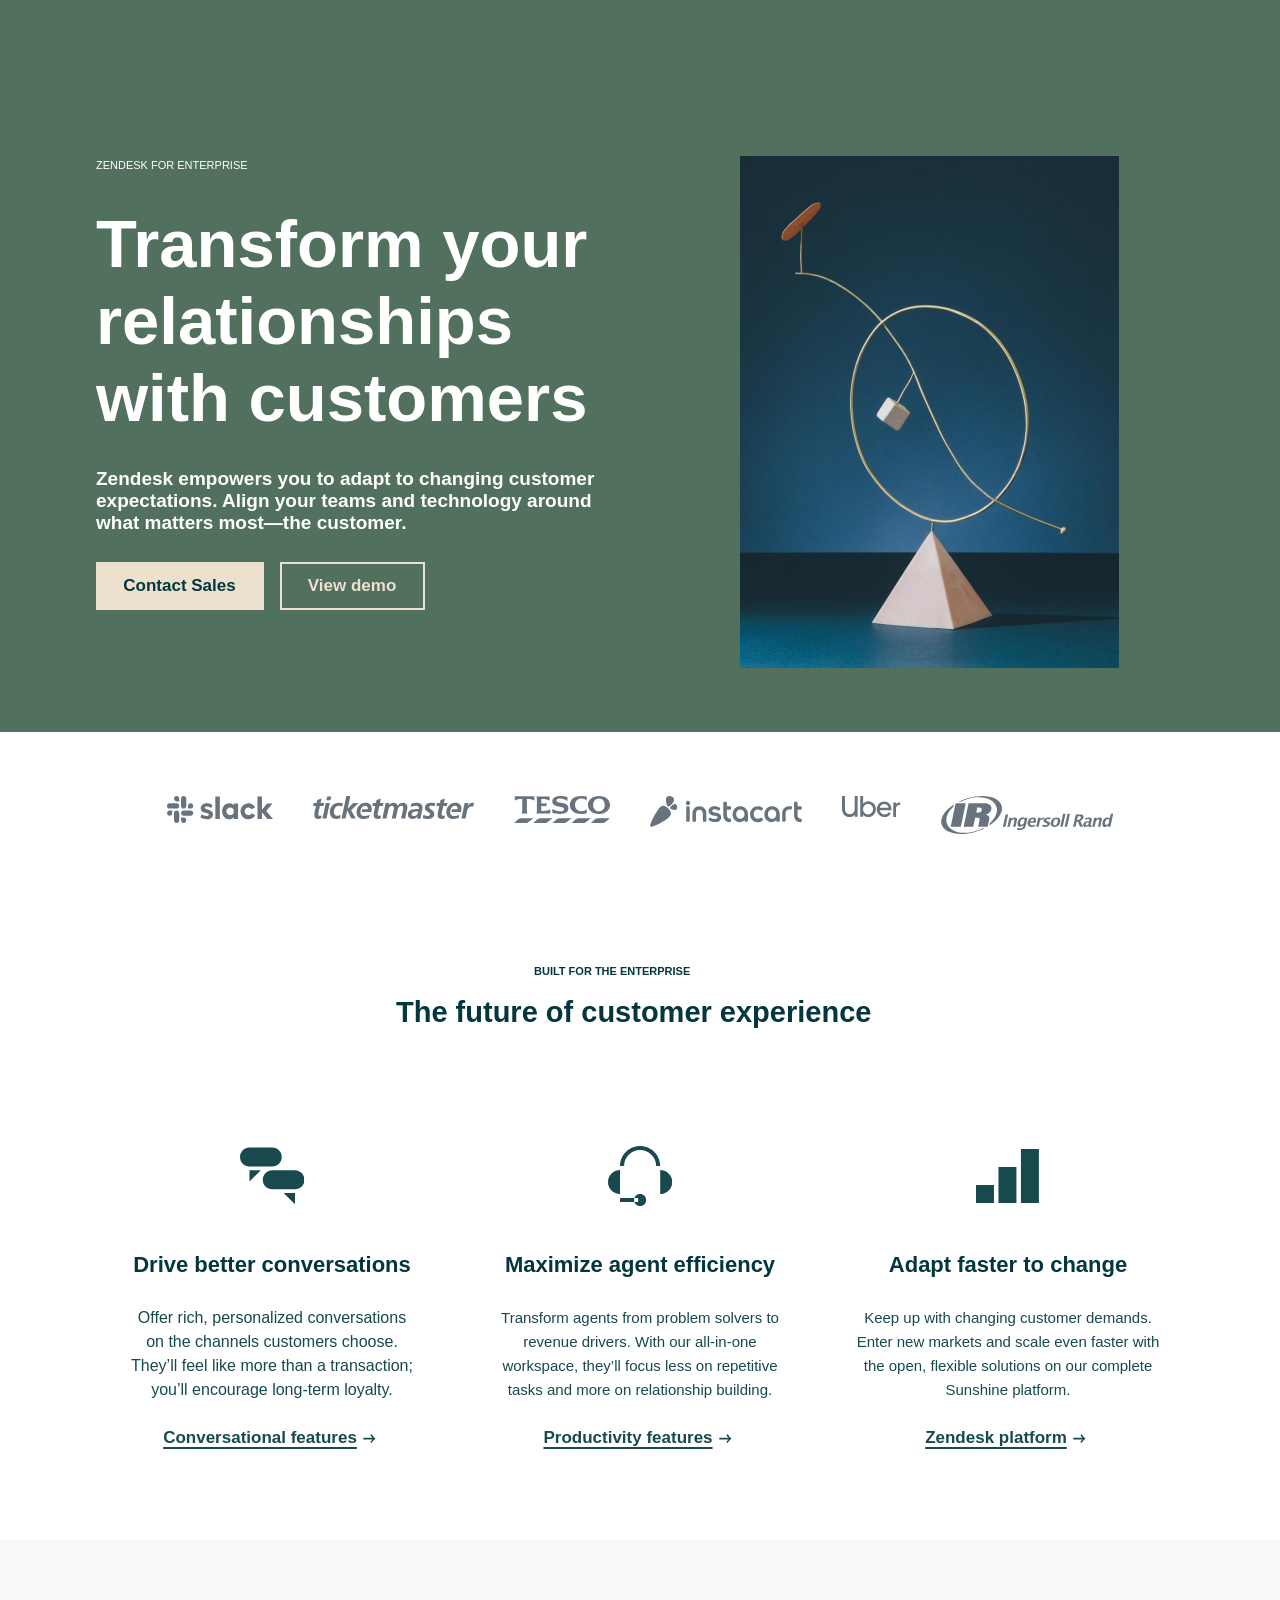
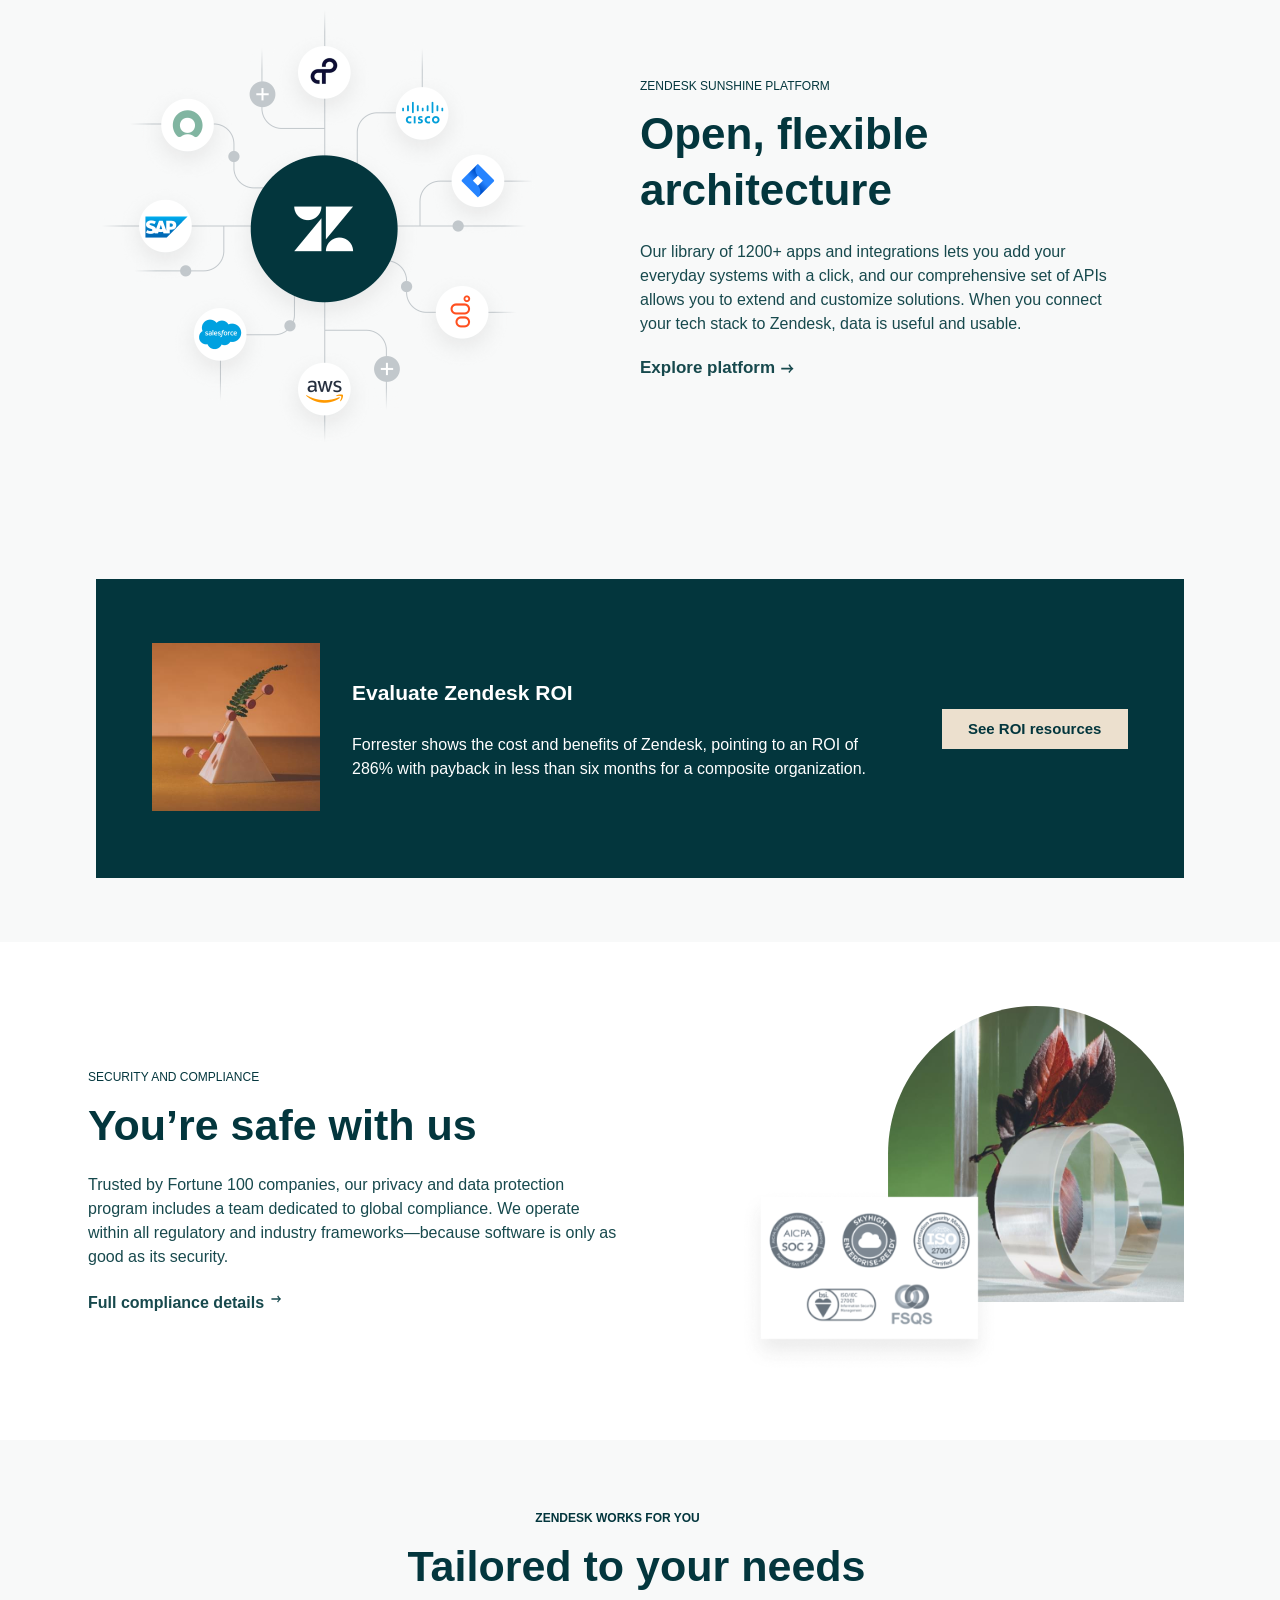
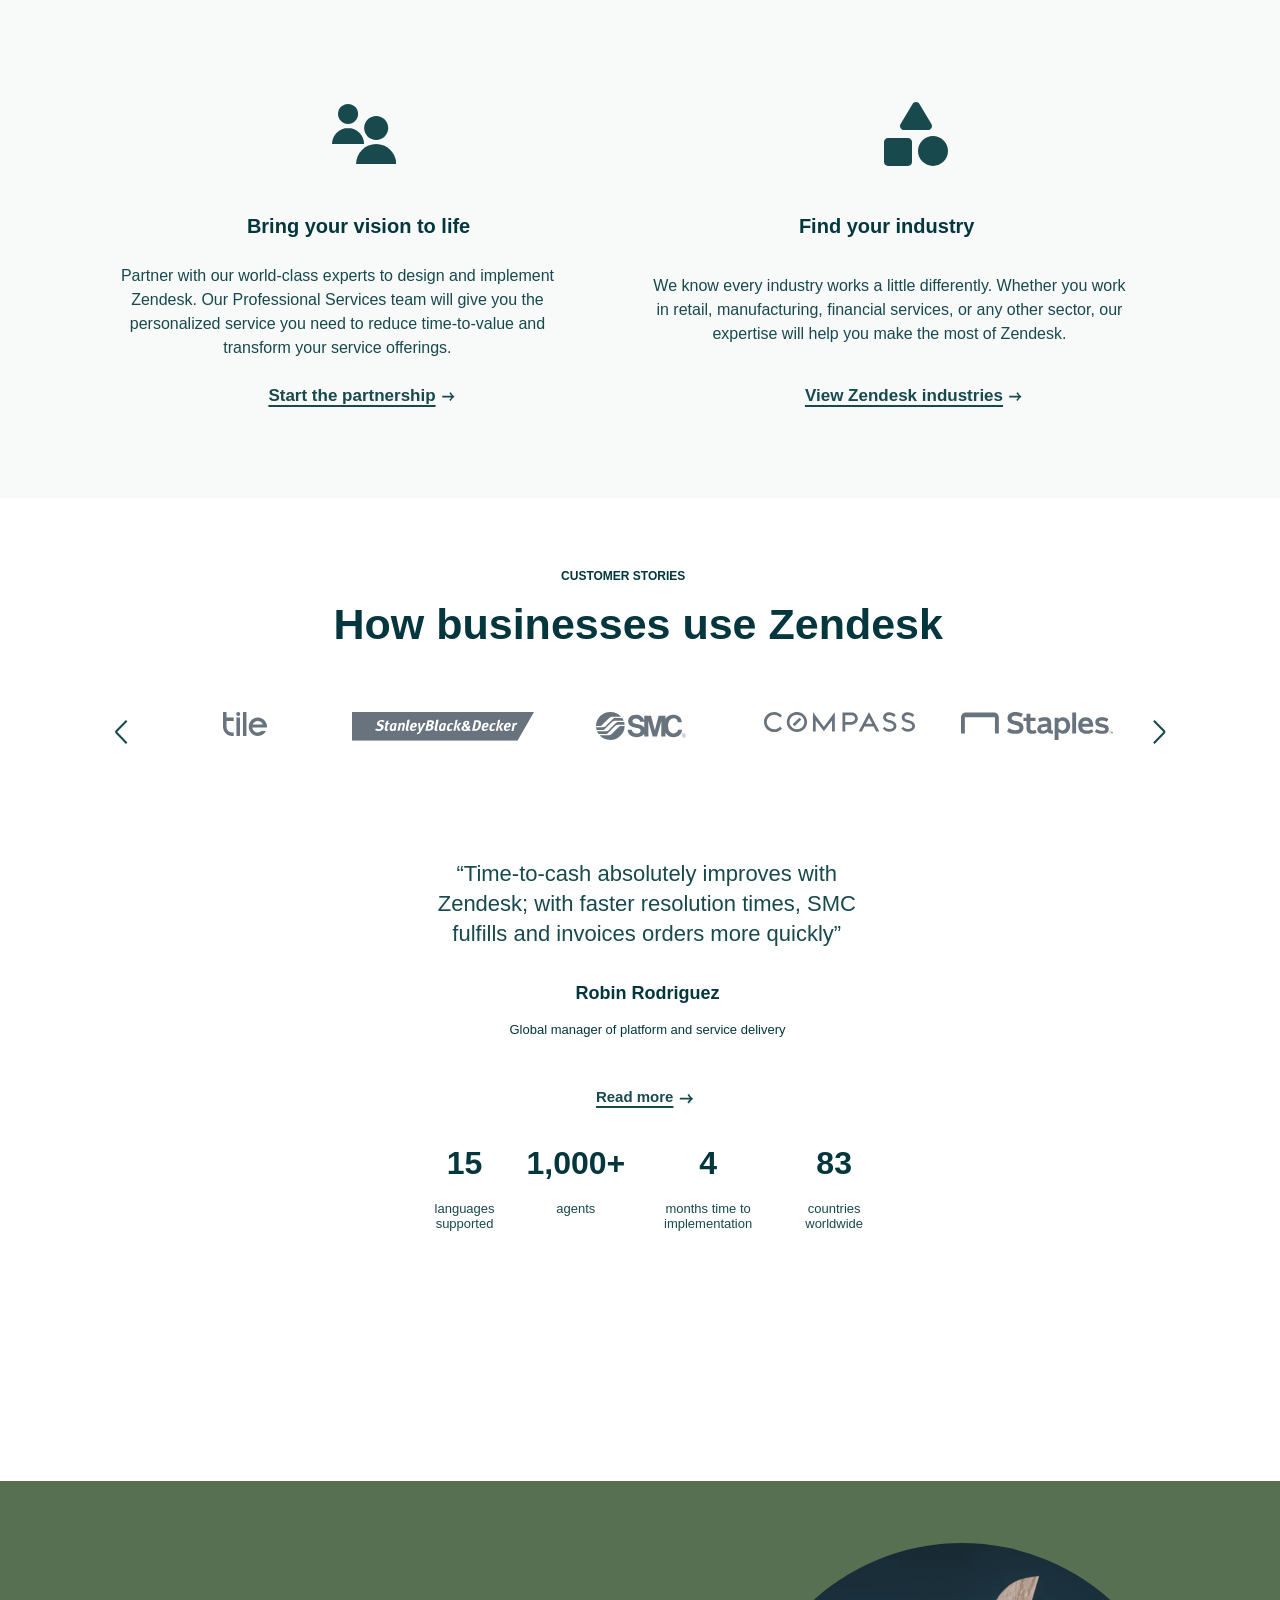
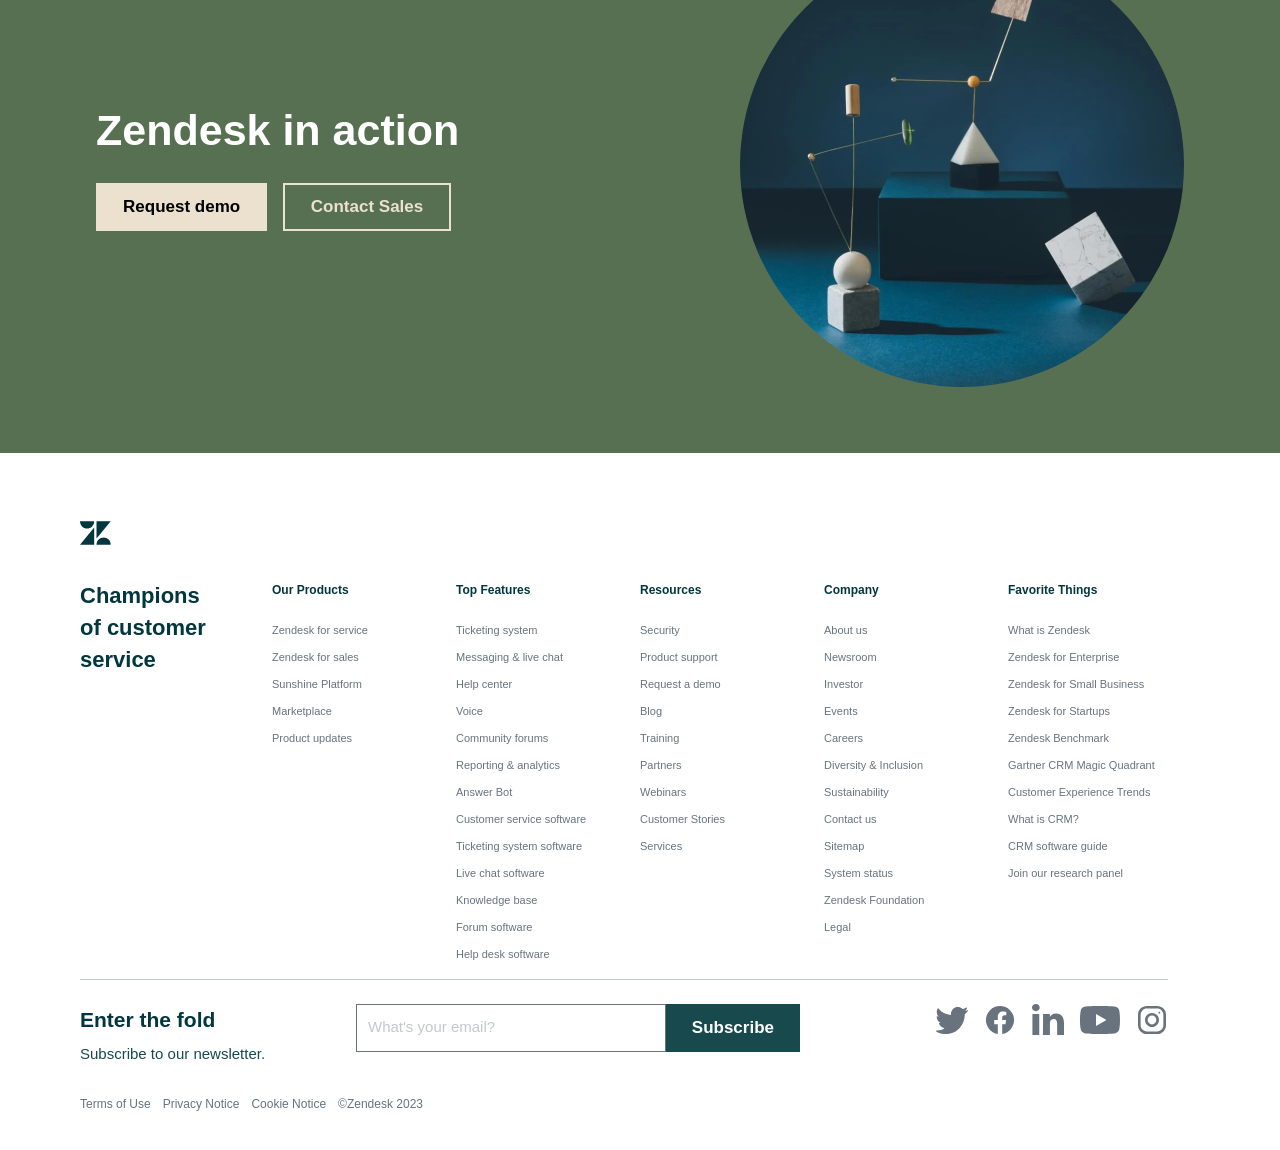
<file: index.html>
<!DOCTYPE html>
<html lang="en">
<head>
    <meta charset="UTF-8">
    <meta name="viewport" content="width=device-width, initial-scale=1.0">
    <title>Bai6</title>
    <link rel="stylesheet" href="style.css">
</head>
<body>
    <div class="cover">
        <header>
            <div class="left_cover">
                <div class="small_cover">ZENDESK FOR ENTERPRISE</div>
                <div class="title_cover">Transform your relationships with customers</div>
                <div class="content_cover">Zendesk empowers you to adapt to changing customer expectations. Align your teams and technology around what matters most—the customer.</div>
                <div class="bottom_cover">
                    <div class="contact">
                        <div class="contact_text">Contact Sales</div>
                    </div>
                    <div class="view">
                        <div class="view_text">View demo</div>
                    </div>
                </div>
            </div>

            <div class="right_cover">
                <img src="./anh/Image.svg">
            </div>
        </header>

    </div>

    <div class="top">
        <div class="section_logo">
            <div class="logo">
                <div class="slack"><img src="./anh/2.svg" ></div>
                <div class="ticketmaster"><img src="./anh/ticketmaster.svg" ></div>
                <div class="tesco"><img src="./anh/tesco.svg" ></div>
                <div class="instacart"> <img src="./anh/instacart.svg" ></div>
                <div class="uber"><img src="./anh/uber.svg" ></div>
                <div class="IR"><img src="./anh/IR.svg" ></div>  
            </div>
        </div>
    </div>
    
    <div class="page1">
        <div class="comment_1">
            <div class="head_commnet1">
                <div class="built">BUILT FOR THE ENTERPRISE</div>
                <div class="the_future">The future of customer experience</div>
            </div>
            <div class="body_comment1">
                <div class="chatbot">
                    <div class="icon_chatbot"><img src="./anh/bongchat.svg" ></div>
                    <div class="title_chatbot_comment1">Drive better conversations</div>
                    <div class="body_chatbot_comment1 width_spec_1">Offer rich, personalized conversations on the channels customers choose. They’ll feel like more than a transaction; you’ll encourage long-term loyalty.</div>
                    <div class="footer_chatbot_comment1">Conversational features <img src="./anh/mui_ten_comment.svg"></div>
                </div>

                <div class="chatbot">
                    <div class="icon_chatbot"><img src="./anh/headphone.svg" ></div>
                    <div class="title_chatbot_comment1">Maximize agent efficiency</div>
                    <div class="body_chatbot_comment1 special_comment width_spec_2">Transform agents from problem solvers to revenue drivers. With our all-in-one workspace, they’ll focus less on repetitive tasks and more on relationship building.</div>
                    <div class="footer_chatbot_comment1">Productivity features <img src="./anh/mui_ten_comment.svg"></div>
                </div>

                <div class="chatbot">
                    <div class="icon_chatbot"><img src="./anh/do_thi.svg"></div>
                    <div class="title_chatbot_comment1">Adapt faster to change</div>
                    <div class="body_chatbot_comment1 special_comment width_spec_3">Keep up with changing customer demands. Enter new markets and scale even faster with the open, flexible solutions on our complete Sunshine platform.</div>
                    <div class="footer_chatbot_comment1">Zendesk platform <img src="./anh/mui_ten_comment.svg"></div>
                </div>
            </div>
        </div>
    </div>

    <div class="page2">
        <div class="wrap_page2">
            <div class="img_background"><img src="./anh/z.svg"></div>
            <div class="comment_page2">
                <div class="wraptop_comment_page2">
                    <div class="small_wrap_page2">ZENDESK SUNSHINE PLATFORM</div>
                    <div class="title_page2">Open, flexible architecture</div>
                </div>

                <div class="wrapfooter_comment_page2">
                    <div class="content_page2">Our library of 1200+ apps and integrations lets you add your everyday systems with a click, and our comprehensive set of APIs allows you to extend and customize solutions. When you connect your tech stack to Zendesk, data is useful and usable.</div>
                    <div class="footer_page2">Explore platform <img src="./anh/mui_ten_comment.svg"></div>
                </div>  
            </div>
        </div>
    </div>

    <div class="tage3">
        <div class="wrap_tage3">
            <div class="img_tage3"><img src="./anh/kinhtuthap.svg"></div>
            <div class="comment_tage3">
                <div class="title_tage3">Evaluate Zendesk ROI</div>
                <div class="content_tage3">Forrester shows the cost and benefits of Zendesk, pointing to an ROI of 286% with payback in less than six months for a composite organization.</div>
            </div>
            <div class="wrap_page3_bottom">
                <div class="text_page3_bottom">See ROI resources</div>
            </div>
        </div>
    </div>

    <div class="wrap_tage4">
        <div class="tage4">
            <div class="comment_tage4">
                <div class="commentop_tage4">
                    <div class="small_tage4">SECURITY AND COMPLIANCE</div>
                    <div class="title_tage4">You’re safe with us</div>
                </div>
                <div class="commentfooter_tage4">
                    <div class="content_tage4">Trusted by Fortune 100 companies, our privacy and data protection program includes a team dedicated to global compliance. We operate within all regulatory and industry frameworks—because software is only as good as its security.</div>
                    <div class="footer_tage4">Full compliance details <img src="./anh/mui_ten_comment.svg"></div>
                </div> 
            </div>
            <div class="img_tage4"><img src="./anh/AICPA.svg"></div>
        </div>
    </div>

    <div class="wrap_tage5">
        <div class="tage5">
            <div class="header_tage5">
                <div class="small_tage5">ZENDESK WORKS FOR YOU</div>
                <div class="title_tage5">Tailored to your needs</div>
            </div>

            <div class="body_tage5">
                <div class="information_page5">
                    <div class="icon_page5">
                        <img src="./anh/nguoi.svg">
                        <div class="title_body_page5">Bring your vision to life</div>
                    </div>
                    <div class="comment_page5">
                        <div class="content_body_page5">Partner with our world-class experts to design and implement Zendesk. Our Professional Services team will give you the personalized service you need to reduce time-to-value and transform your service offerings.</div>
                        <div class="footer_body_page51">Start the partnership<img src="./anh/mui_ten_comment.svg"></div>
                    </div>
                </div>
                <div class="information_page5">
                    <div class="icon_page5">
                        <img src="./anh/tron_tamgiac.svg">
                        <div class="title_body_page5">Find your industry</div>
                    </div>
                    <div class="comment_page5">
                        <div class="content_body_page5">We know every industry works a little differently. Whether you work in retail, manufacturing, financial services, or any other sector, our expertise will help you make the most of Zendesk.</div>
                        <div class="footer_body_page52">View Zendesk industries<img src="./anh/mui_ten_comment.svg"></div>
                    </div>
                </div>
            </div>
        </div>
    </div>

    <div class="wrap_page6">
        <div class="page6">
            <div class="header_page6">
                <div class="small_page6">CUSTOMER STORIES</div>
                <div class="title_page6">How businesses use Zendesk</div>
            </div>

            <div class="body_page6">
                <div class="logo_page6">
                    <div class="mui_ten_trai"><img src="./anh/mui_ten.svg"></div>
                    <div class="tile"><img src="./anh/tile.svg"></div>
                    <div class="stanleyblack"><img src="./anh/stanley.svg"></div>
                    <div class="smc"><img src="./anh/SMC.svg"></div>
                    <div class="compass"><img src="./anh/COMPASS.svg"></div>
                    <div class="staples"><img src="./anh/Staples.svg"></div>
                    <div class="mui_ten_phai"><img src="./anh/muoi_tenphai.svg"></div>
                </div>

                <div class="wrap_comment_page6">
                    <div class="comment_tage6">
                    <div class="commentop_tage6">
                            <div class="content1_page6">“Time-to-cash absolutely improves with Zendesk; with faster resolution times, SMC fulfills and invoices orders more quickly”</div>
                            <div class="content2_page6">
                                <div class="robin_rodriguez">Robin Rodriguez</div>
                                <div class="global">Global manager of platform and service delivery</div>
                            </div>
                    </div>

                    <div class="commentfooter_page6">
                            <div class="read_more">Read more<img src="./anh/mui_ten_comment.svg"></div>
                            <div class="table_page6">
                                <div class="table1_page6">
                                    <div class="number">15</div>
                                    <div class="text">languages supported</div>
                                </div>
                                <div class="table1_page6">
                                    <div class="number">1,000+</div>
                                    <div class="text">agents</div>
                                </div>
                                <div class="table1_page6">
                                    <div class="number">4</div>
                                    <div class="text">months time to implementation</div>
                                </div>
                                <div class="table1_page6">
                                    <div class="number">83</div>
                                    <div class="text">countries worldwide</div>
                                </div>
                            </div>
                    </div>
                    
                    </div>
                </div>
            </div>
        </div>
    </div>

    <div class="wrap_page7">
        <div class="page7">
            <div class="left">
                <div class="title_page7">Zendesk in action</div>
                <div class="wrap_button_page7">
                    <div class="request">Request demo</div>
                    <div class="contact_page7">Contact Sales</div>
                </div>
            </div>
            <div class="right">
                <img src="./anh/fram.svg" alt="">
            </div>
        </div>
    </div>

    <div class="wrap_footer">
        <div class="footer">
            <div class="top_footer">
                <div class="logo_footer">
                    <img src="./anh/z2.svg" alt="">
                </div>
                <div class="content_top_footer">
                    <div class="column spec">
                        <div class="content_special">Champions of customer service</div>
                    </div>
                    <div class="column">
                        <div class="title">Our Products</div>
                        <div class="content_column">
                            <div class="item_column">Zendesk for service</div>
                            <div class="item_column">Zendesk for sales</div>
                            <div class="item_column">Sunshine Platform</div>
                            <div class="item_column">Marketplace</div>
                            <div class="item_column">Product updates</div>
                        </div>
                    </div>
                    <div class="column">
                        <div class="title">Top Features</div>
                        <div class="content_column">
                            <div class="item_column">Ticketing system</div>
                            <div class="item_column">Messaging & live chat</div>
                            <div class="item_column">Help center</div>
                            <div class="item_column">Voice</div>
                            <div class="item_column">Community forums</div>
                            <div class="item_column">Reporting & analytics</div>
                            <div class="item_column">Answer Bot</div>
                            <div class="item_column">Customer service software</div>
                            <div class="item_column">Ticketing system software</div>
                            <div class="item_column">Live chat software</div>
                            <div class="item_column">Knowledge base</div>
                            <div class="item_column">Forum software</div>
                            <div class="item_column">Help desk software</div>
                        </div>
                    </div>
                    <div class="column">
                        <div class="title">Resources</div>
                        <div class="content_column">
                            <div class="item_column">Security</div>
                            <div class="item_column">Product support</div>
                            <div class="item_column">Request a demo</div>
                            <div class="item_column">Blog</div>
                            <div class="item_column">Training</div>
                            <div class="item_column">Partners</div>
                            <div class="item_column">Webinars</div>
                            <div class="item_column">Customer Stories</div>
                            <div class="item_column">Services</div>
                        </div>
                    </div>
                    <div class="column">
                        <div class="title">Company</div>
                        <div class="content_column">
                            <div class="item_column">About us</div>
                            <div class="item_column">Newsroom</div>
                            <div class="item_column">Investor</div>
                            <div class="item_column">Events</div>
                            <div class="item_column">Careers</div>
                            <div class="item_column">Diversity & Inclusion</div>
                            <div class="item_column">Sustainability</div>
                            <div class="item_column">Contact us</div>
                            <div class="item_column">Sitemap</div>
                            <div class="item_column">System status</div>
                            <div class="item_column">Zendesk Foundation</div>
                            <div class="item_column">Legal</div>
                        </div>
                    </div>

                    <div class="column">
                        <div class="title">Favorite Things</div>
                        <div class="content_column">
                            <div class="item_column">What is Zendesk</div>
                            <div class="item_column">Zendesk for Enterprise</div>
                            <div class="item_column">Zendesk for Small Business</div>
                            <div class="item_column">Zendesk for Startups</div>
                            <div class="item_column">Zendesk Benchmark</div>
                            <div class="item_column">Gartner CRM Magic Quadrant</div>
                            <div class="item_column">Customer Experience Trends</div>
                            <div class="item_column">What is CRM?</div>
                            <div class="item_column">CRM software guide</div>
                            <div class="item_column">Join our research panel</div>
                        </div>
                    </div>
                </div>
            </div>
            <div class="line"></div>
            <div class="entertainment">
                <div class="left_enter">
                    <div class="enter_fold">
                        <div class="enter_title">Enter the fold</div>
                        <div class="text_enter_title">Subscribe to our newsletter.</div>
                    </div>
                    <div class="sub">
                        <div class="input_email">What's your email?</div>
                        <div class="sub_button">Subscribe</div>
                    </div>
                </div>
                <div class="right_enter">
                    <img src="./anh/bird.svg" alt="">
                    <img src="./anh/face.svg" alt="">
                    <img src="./anh/in.svg" alt="">
                    <img src="./anh/youtube.svg" alt="">
                    <img src="./anh/intagram.svg" alt="">
                </div>
            </div>
            <div class="term">
                <div class="item_term">Terms of Use</div>
                <div class="item_term">Privacy Notice</div>
                <div class="item_term">Cookie Notice</div>
                <div class="item_term">©Zendesk 2023</div>
                
            </div>
        </div>
    </div>
</body>
</html>
</file>
<file: style.css>
* {
  font-family: Arial, sans-serif;
}

body {
  margin: 0;
}

.cover {
  box-sizing: border-box;
  background-color: rgba(82, 112, 94, 1);
  width: 100%;
  height: 732px;
  padding: 156px 0 0 0;
}

header {
  width: 1104px;
  margin: 0 auto;
  display: flex;
  flex-direction: row;
  gap: 100px;
}

.left_cover {
  width: 552px;
  display: flex;
  flex-direction: column;
  color: rgba(255, 255, 255, 1);
}
.small_cover {
  width: 207px;
  font-size: 11px;
  margin-top: 3px;
  margin-left: 8px;
  font-style: bold;
}

.title_cover {
  width: 494px;
  font-size: 67px;
  font-weight: bold;
  margin-top: 34px;
  margin-left: 8px;
}

.content_cover {
  width: 504px;
  font-size: 19px;
  font-weight: bold;
  margin-top: 32px;
  margin-left: 8px;
}

.bottom_cover {
  display: flex;
  flex-direction: row;
  gap: 16px;
  width: 536px;
  margin-top: 28px;
  margin-left: 8px;
  font-size: 17px;
  font-weight: bold;
}

.contact {
  background-color: rgba(236, 224, 206, 1);
  color: rgba(3, 54, 61, 1);
  padding: 10px 27.66px 10px 27px;
}

.contact_text {
  display: flex;
  width: 113px;
  height: 28px;
  justify-content: center;
  align-items: center;
  font-size: 17px;
  line-height: 28px;
  font-weight: 700;
}

.view {
  box-sizing: border-box;
  display: flex;
  justify-content: center;
  align-items: center;
  width: 145.27px;
  border: 2px solid rgba(236, 224, 206, 1);
}

.view_text {
  width: 89px;
  color: rgba(236, 224, 206, 1);
  font-size: 17px;
  line-height: 28px;
  font-weight: 700;
}

.right_cover {
  width: 379px;
  height: 512px;
}

.section_logo {
  width: 100%;
  height: 166px;
  display: flex;
  justify-content: center;
  align-items: center;
  background-color: rgba(255, 255, 255, 1);
}

.logo {
  display: flex;
  gap: 40px;
  justify-content: center;
}

.slack {
  height: 27px;
}

.ticketmaster {
  height: 23px;
}

.tesco {
  height: 27px;
}

.instacart {
  height: 31px;
}

.uber {
  height: 21px;
}

.IR {
  height: 38px;
}

.page1 {
  width: 100%;
  margin: 0 auto;
  background-color: rgba(255, 255, 255, 1);
  padding: 64px 0;
}

.comment_1 {
  width: 1088px;
  height: 514px;
  display: flex;
  flex-direction: column;
  gap: 64px;
  margin: 0 auto;
}

.head_commnet1 {
  width: 736px;
  height: 94px;
  display: flex;
  flex-direction: column;
  gap: 16px;
  margin: 0 auto;
  color: rgba(3, 54, 61, 1);
}

.built {
  width: 213px;
  height: 15px;
  margin-left: 262px;
  margin-top: 3px;
  font-size: 11px;
  font-weight: bold;
}

.the_future {
  width: 489px;
  height: 32px;
  margin-left: 124px;
  font-size: 29px;
  font-weight: bold;
}

.body_comment1 {
  display: flex;
  flex-direction: row;
  gap: 16px;
}

.chatbot {
  width: 352px;
  height: 356px;
  display: flex;
  flex-direction: column;
}

.icon_chatbot {
  width: 64px;
  height: 64px;
  margin-top: 24px;
  margin-left: 144px;
}

.title_chatbot_comment1 {
  height: 24px;
  margin-top: 44px;
  font-size: 22px;
  font-weight: bold;
  text-align: center;
  color: rgba(3, 54, 61, 1);
}

.body_chatbot_comment1 {
  height: 92px;
  font-size: 16px;
  line-height: 24px;
  color: rgba(23, 73, 77, 1);
  text-align: center;
  margin: 0 auto;
  margin-top: 30px;
}

.width_spec_1 {
  width: 287.41876220703125px;
}

.width_spec_2 {
  width: 291.87188720703125px;
}

.width_spec_3 {
  width: 302.66876220703125px;
}

.footer_chatbot_comment1 {
  height: 28px;
  margin-top: 26px;
  font-size: 17px;
  font-weight: bold;
  color: rgba(23, 73, 77, 1);
  display: flex;
  text-underline-offset: 4px;
  align-items: center;
  justify-content: center;
  text-decoration: underline solid rgba(23, 73, 77, 1) 2px;
}

.special_comment {
  font-size: 15px;
}

.page2 {
  width: 100%;
  height: 575px;
  background-color: rgba(248, 249, 249, 1);
  display: flex;
  justify-content: center;
  align-items: center;
}

.wrap_page2 {
  display: flex;
  justify-content: space-between;
  align-items: center;
  flex-direction: row;
  width: 1104px;
  height: 447px;
}

.img_background {
  width: 444px;
  height: 444px;
  margin: 0 0 3px 8px;
}

.comment_page2 {
  width: 552px;
  height: 306px;
  padding: 70.5px 0;
  display: flex;
  flex-direction: column;
  gap: 30px;
  padding-left: 8px;
}
.wraptop_comment_page2 {
  display: flex;
  flex-direction: column;
  gap: 16px;
  line-height: 22px;
  color: rgba(3, 54, 61, 1);
}
.small_wrap_page2 {
  width: 242.9812469482422px;
  height: 15px;
  font-size: 12px;
  font-width: bold;
}
.title_page2 {
  width: 291.80938720703125px;
  height: 104px;
  font-size: 44px;
  font-weight: bold;
  line-height: 56px;
}

.wrapfooter_comment_page2 {
  display: flex;
  flex-direction: column;
  gap: 22px;
  color: rgba(23, 73, 77, 1);
}
.content_page2 {
  width: 489.02813720703125px;
  height: 92px;
  line-height: 24px;
}
.footer_page2 {
  font-size: 17px;
  line-height: 28px;
  font-weight: bold;
  display: flex;
}

.tage3 {
  box-sizing: border-box;
  display: flex;
  justify-content: center;
  align-items: center;
  width: 100%;
  height: 427px;
  background-color: rgba(248, 249, 249, 1);
}
.wrap_tage3 {
  box-sizing: border-box;
  width: 1088px;
  height: 299px;
  display: flex;
  flex-direction: row;
  justify-content: center;
  align-items: center;
  gap: 32px;
  background-color: rgba(3, 54, 61, 1);
}
.img_tage3 {
  width: 168px;
  height: 168px;
  margin: -3px 0 0 0;
}
.comment_tage3 {
  color: rgba(255, 255, 255, 1);
  display: flex;
  flex-direction: column;
  gap: 24px;
  width: 558px;
  height: 104px;
  margin: 97.5px 0;
}
.title_tage3 {
  width: 221px;
  height: 32px;
  font-size: 21px;
  font-weight: bold;
  line-height: 32px;
}
.content_tage3 {
  width: 543px;
  height: 48px;
  line-height: 24px;
}
.wrap_page3_bottom {
  width: 186px;
  height: 40px;
  background-color: rgba(236, 224, 206, 1);
  color: rgba(3, 54, 61, 1);
  display: flex;
  justify-content: center;
  align-items: center;
  font-size: 15px;
  font-weight: 700;
  line-height: 24px;
}
.text_page3_bottom {
  width: 134px;
  height: 24px;
}

.wrap_tage4 {
  box-sizing: border-box;
  width: 100%;
  height: 497.984375px;
  display: flex;
  justify-content: center;
  align-items: center;
}
.tage4 {
  box-sizing: border-box;
  background-color: rgba(255, 255, 255, 1);
  width:1104px ;
  height:369.984375px;
  display: flex;
  gap: 100px;
}
.comment_tage4{
  display: flex;
  flex-direction: column;
  gap: 30px;
  width: 552px;
  height: 250px;
  margin: 59.98px 0 60px 0;
}
.commentop_tage4{
  display: flex;
  flex-direction: column;
  gap:16px;
  color: rgba(3, 54, 61, 1);
}
.small_tage4{
  width: 228.7781219482422px;
  height: 15px;
  font-size: 12px;
  line-height: 22px;
  font-weight: 700px;
}
.title_tage4{
  width:394.96563720703125px ;
  height: 48px;
  font-size: 43px;
  line-height: 56px;
  font-weight: 700;
}
.commentfooter_tage4{
  display: flex;
  flex-direction: column;
  gap: 22px;
  color:rgba(23, 73, 77, 1);
}
.content_tage4{
  width:535.0125122070312px;
  height: 92px;
  line-height: 24px;
  display: flex;
  justify-content: center;
  align-items: center;
}
.footer_tage4{
  width: 209.765625px;
  height: 19px;
  line-height: 28px;
  font-weight: 700;
  display: flex;
}
.img_tage4{
  width: 444px;
  height:369.984375px;
}

.wrap_tage5{
  box-sizing: border-box;
  width: 100%;
  height: 658px;
  background-color: rgba(248, 249, 249, 1);
  display: flex;
  justify-content: center;
  align-items: center;
}
.tage5{
  width: 1088px;
  height: 530px;
  display: flex;
  flex-direction: column;
  gap:64px;
}
.header_tage5{
  width: 736px;
  height: 110px;
  display: flex;
  margin: 0 auto;
  flex-direction: column;
  gap:16px;
  align-items: center;
  color:rgba(3, 54, 61, 1);
}
.small_tage5{
  width:209.3718719482422px;
  height: 15px;
  margin-top: 3px;
  font-size: 12px;
  line-height: 22px;
  font-weight: 700;
}
.title_tage5{
  width:464.95001220703125px ;
  height: 48px;
  font-size: 43px;
  line-height: 56px;
  font-weight: 700;
}

.body_tage5{
  box-sizing: border-box;
  width: 1104px;
  height: 356px;
  display: flex;
  flex-direction: row;
  gap: 16px;
}
.information_page5{
  width: 536px;
  height: 356px;
  display: flex;
  flex-direction: column;
  gap:30px;
  color:rgba(3, 54, 61, 1) ;
}
.icon_page5{
  margin-top: 24px;
  display: flex;
  flex-direction: column;
  gap: 44px;
}
.icon_page5 img{
  width: 64px;
  height: 64px;
  margin: 0 auto;
}
.title_body_page5{
  width:234.2312469482422px;
  height: 24px;
  font-size: 20px;
  line-height: 32px;
  font-weight: 700;
  margin: 0 auto;
}
.comment_page5{
  color: rgba(23, 73, 77, 1);
  display: flex;
  flex-direction: column;
  gap:26px;
}
.content_body_page5{
  width:482.9px;
  height: 92px;
  line-height: 24px;
  text-align: center;
 align-content: center;
}
.footer_body_page51{
  width: 195.53px;
  height: 28px;
  display: flex;
  flex-direction: row;
  margin: 0 auto;
  justify-content: center;
  align-items: center;
  font-size: 17px;
  line-height: 28px;
  font-weight: 700;
  text-decoration: underline solid rgba(23, 73, 77, 1) 2px;
  text-underline-offset: 4px;
}
.footer_body_page52{
  width: 222.59px;
  height: 28px;
  display: flex;
  flex-direction: row;
  margin: 0 auto;
  justify-content: center;
  align-items: center;
  font-size: 17px;
  line-height: 28px;
  font-weight: 700;
  text-decoration: underline solid rgba(23, 73, 77, 1) 2px;
  text-underline-offset: 4px;
}

.wrap_page6{
  width: 100%;
  /* height: 1006.98px;  */
  background-color: rgba(255, 255, 255, 1);
  margin: 0 auto;
}
.page6{
  width: 1088px;
  /* height: 87; */
  display: flex;
  flex-direction: column;
  gap:40px;
  padding: 64px 0;
  margin: 0 auto;
}
.header_page6{
  width: 736px;
  height: 110px;
  margin: 0 auto;
  display: flex;
  flex-direction: column;
  gap:16px;
  /* justify-content: center; */
  align-items: center;
  color:rgba(3, 54, 61, 1) ;
}
.small_page6{
  width: 157.87px;
  height: 15px;
  margin-top: 3px;
  font-size: 12px;
  line-height: 22px;
  font-weight: 700;
}
.title_page6{
  width: 612.98px;
  height: 48px;
  font-size: 43px;
  font-weight: 700;
  line-height: 56px;
}

.body_page6{
  width: 1104px;
  height: 640.984375px;
  display: flex;
  flex-direction: column;
  gap:38.5px ;
  padding-bottom: 64px;
}
.logo_page6{
  width: 1088px;
  height: 42.98px;
  display: flex;
  flex-direction: row;
}
.mui_ten_trai{
  margin: 7.98px 90px 11px 13px;
}
.tile{
  margin: 0 85px 18.98px 0;
}
.stanleyblack{
  margin: 0 62.01px 14.3px 0;
}
.smc{
  margin: 0 77.5px 14.98px 0;
}
.compass{
 margin:0 46.5px 22.98px 0;
}
.staples{
  margin: 0 34px 14.98px 0;
}
.mui_ten_phai{
 margin: 7.98px 13px 11px 0;
}

.wrap_comment_page6{
  width: 720px;
  height: 518px;
  margin: 0 auto;
}
.comment_tage6{
  display: flex;
  flex-direction:column;
  gap: 24px;
  width: 474.66px;
  height: 390px;
  padding: 66px 122.67px 64px 122.67px;
}
.commentop_tage6{
  display: flex;
  flex-direction: column;
  gap: 34px;
}
.content1_page6{
  color:rgba(23, 73, 77, 1) ;
  width: 472.25px;
  height: 86px;
  text-align: center;
  font-size:22px;
  line-height: 30px;
}
.content2_page6{
  color:rgba(3, 54, 61, 1) ;
  display: flex;
  flex-direction: column;
  gap: 14px;
  width: 293.67px;
  height: 82px;
  margin: 0 auto;
}
.robin_rodriguez{
  gap:14px;
  width: 145px;
  height: 28px;
  font-size: 18px;
  font-weight: 700;
  line-height: 28px;
  margin: 0 auto;
}
.global{
  width: 277px;
  height: 18px;
  font-size: 13px;
  font-weight: 400;
  line-height: 18px;
  margin: 0 auto;
}

.commentfooter_page6{

}
.read_more{
  display: flex;
  width: 104.08px;
  height: 26px;
  margin: 0 auto;
  font-size: 15px;
  line-height: 24px;
  font-weight: 700;
  color: rgba(23, 73, 77, 1);
  text-decoration:underline solid rgba(23, 73, 77, 1) 2px;
  text-underline-offset: 4px;
}

.table_page6 {
  display: flex;
  gap: 16px;
  padding: 32px 8px 14px 8px;
}

.table1_page6 {
  display: flex;
  flex-direction: column;
  gap: 18px;

}

.number {
  color: rgba(3, 54, 61, 1);
  font-weight: 700;
  font-size: 32px;
  line-height: 40px;
  text-align: center;
}

.text {
  font-size: 13px;
  color: rgba(23, 73, 77, 1);
  text-align: center;
}

.wrap_page7 {
  width: 100%;
  height: 572px;
  background-color: rgba(88, 112, 82, 1);
  display: flex;
  justify-content: center;
  align-items: center;
}

.page7 {
  display: flex;
  width: 1104px;
  justify-content: space-between;
  align-items: center;
}

.left {
  display: flex;
  flex-direction: column;
  gap: 28px;
  padding: 4px 8px 0 8px;
}

.title_page7 {
  font-weight: 700;
  font-size: 43px;
  color: rgba(255, 255, 255, 1);
}

.wrap_button_page7 {
  display: flex;
  gap: 16px;
}

.request {
  box-sizing: border-box;
  width: 171.1875px;
  height: 48px;
  background-color: rgba(236, 224, 206, 1);
  border: 2px solid rgba(236, 224, 206, 1);
  text-align: center;
  align-content: center;
  font-size: 17px;
  font-weight: 700;
  line-height: 28px;
}

.contact_page7 {
  box-sizing: border-box;
  width: 167.65625px;  
  height: 48px;
  border: 2px solid rgba(236, 224, 206, 1);
  color: rgba(236, 224, 206, 1);
  font-size: 17px;
  font-weight: 700;
  line-height: 28px;
  text-align: center;
  align-content: center;
}

.right {
  padding-right: 8px;
}
.right img {
  border-radius: 50%;
}

.wrap_footer {
  width: 100%;
  display: flex;
  justify-content: center;
}

.footer {
  padding: 0px 16px;
  width: 1120px;
}

.top_footer {
  box-sizing: border-box;
  padding-top: 64px;
  width: 1088px;
  display: flex;
  flex-direction: column;
  gap: 23px;
}

.content_top_footer {
  min-width: 1104px;
  display: flex;
  flex-wrap: wrap;
}

.column {
  box-sizing: border-box;
  padding: 3px 0 0 8px;
  width: 184px;
  display: flex;
  flex-direction: column;
  gap: 20px;
}

.spec {
  padding: 4px 0 0 0px;
}

.content_special {
  width: 127.62187194824219px;
  font-weight: 700;
  font-size: 22px;
  line-height: 32px;
  color: rgba(3, 54, 61, 1);
}

.title {
  font-size: 12px;
  font-weight: 700;
  line-height: 22px;
  color: rgba(3, 54, 61, 1);
}

.content_column {
  display: flex;
  flex-direction: column;
  gap: 9px;
  color: rgba(104, 115, 125, 1);
  font-size: 11px;
  line-height: 18px;
}

.line {
  width: 1088px;
  height: 1px;
  background-color: rgba(194, 200, 204, 1);
  margin: 16px 0 24px 0;
}

.entertainment {
  width: 1088px;
  display: flex;
  justify-content: space-between;
  margin-bottom: 24px;
}

.left_enter {
  display: flex;
  gap: 16px;

}

.enter_fold {
  width: 260px;
  display: flex;
  flex-direction: column;
  gap: 6px;

}

.enter_title {
  font-weight: 700;
  font-size: 21px;
  line-height: 32px;
  color: rgba(3, 54, 61, 1);
}

.text_enter_title {
  font-size: 15px;
  line-height: 24px;
  color: rgba(23, 73, 77, 1);
}

.sub {
  display: flex;

}

.input_email {
  box-sizing: border-box;
  width: 309.84375px;
  height: 48px;
  box-shadow: 0px 0px 0px 1px rgba(104, 115, 125, 1) inset;
  padding: 14px 12px;
  font-size: 15px;
  color: rgba(194, 200, 204, 1);
}

.sub_button {
  box-sizing: border-box;
  width: 134.15625px;
  height: 48px;
  border: 2px solid rgba(23, 73, 77, 1);
  background-color: rgba(23, 73, 77, 1);
  color: rgba(255, 255, 255, 1);
  font-size: 17px;
  font-weight: 700;
  text-align: center;
  align-content: center;
}

.right_enter {
  display: flex;
  flex-direction: row;
  gap: 16px;
}

.right_enter img {
  height: 32px;
}

.term { 
  display: flex;
  gap: 12px;
  margin-bottom: 32px;
}

.item_term {
  font-size: 12px;
  line-height: 28px;
  color: rgba(104, 115, 125, 1);
}
</file>
